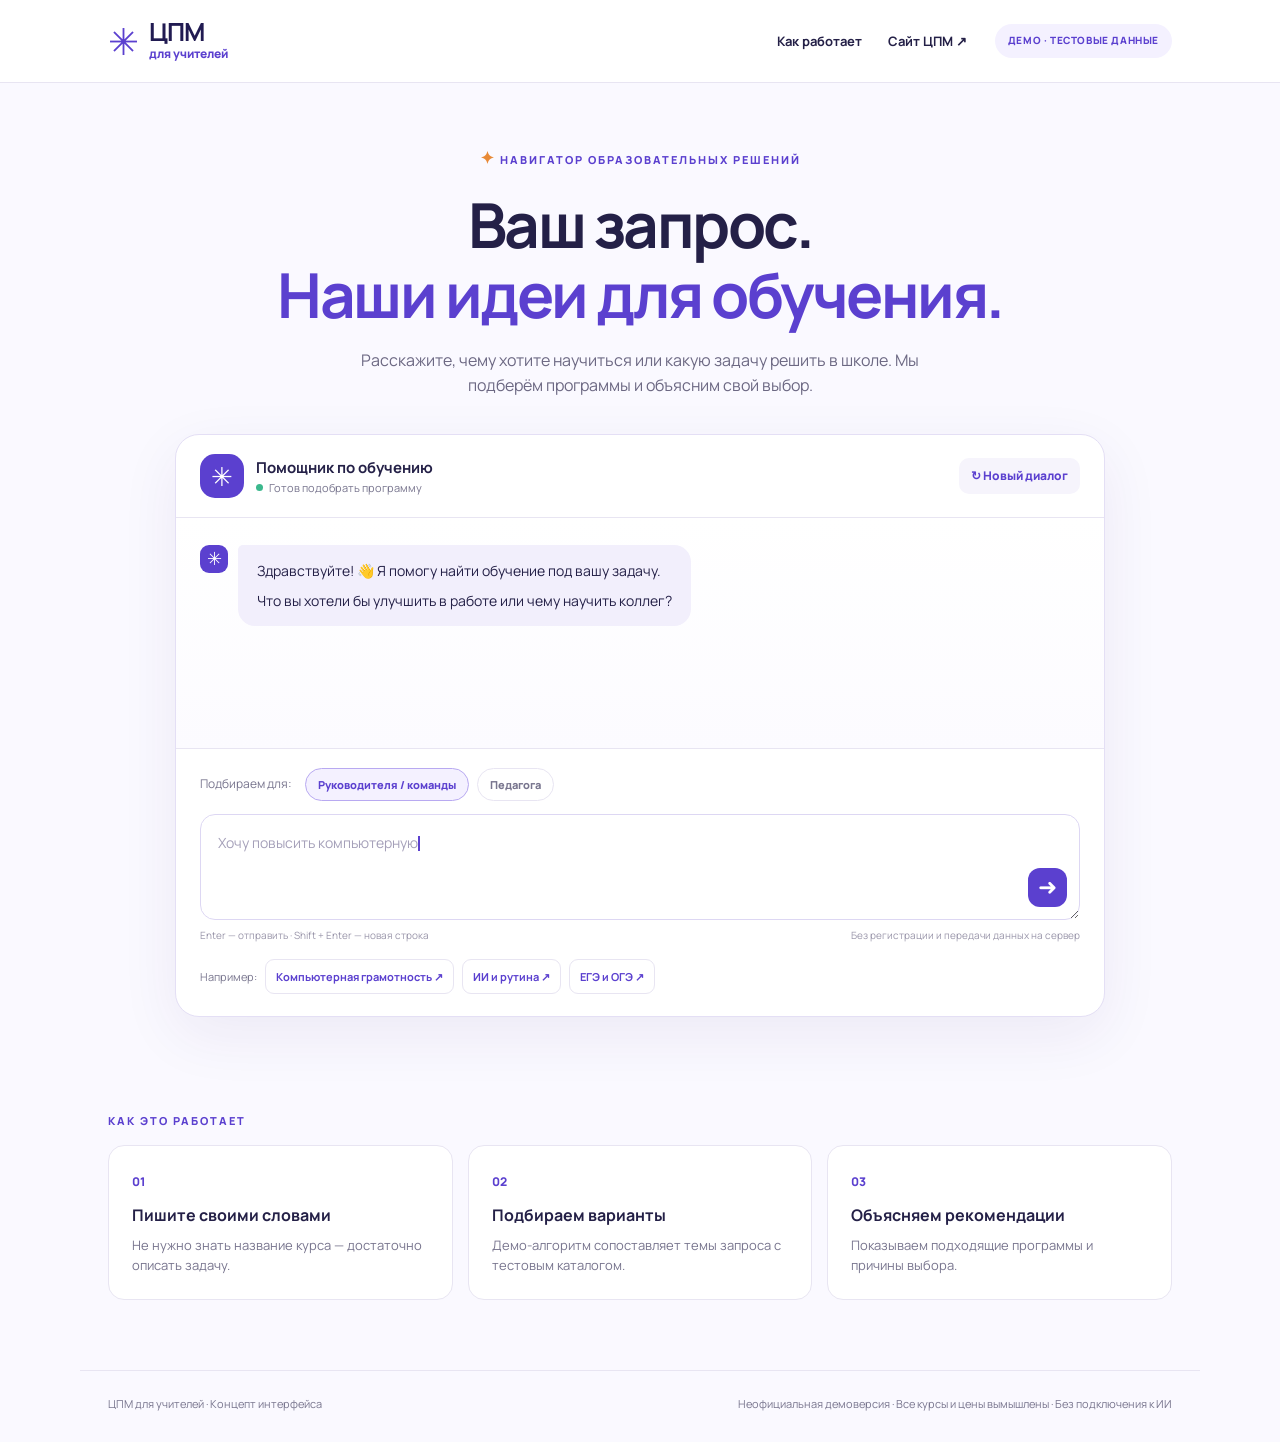
<file: index.html>
<!doctype html><html lang="ru"><head><meta charset="utf-8"><meta name="viewport" content="width=device-width, initial-scale=1"><meta name="theme-color" content="#211b52"><title>ЦПМ для учителей — подбор обучения</title><link rel="stylesheet" href="style.css"></head><body>
<header class="header"><div class="shell header-in"><a class="logo" href="#" aria-label="ЦПМ для учителей"><span class="logo-mark">✳</span><span><b>ЦПМ</b><small>для учителей</small></span></a><nav><a href="#about">Как работает</a><a href="https://цпм.рф" target="_blank" rel="noopener">Сайт ЦПМ ↗</a></nav><span class="badge">ДЕМО · ТЕСТОВЫЕ ДАННЫЕ</span></div></header>
<main class="shell"><section class="intro"><div class="eyebrow"><span class="spark">✦</span> НАВИГАТОР ОБРАЗОВАТЕЛЬНЫХ РЕШЕНИЙ</div><h1>Ваш запрос.<br><span>Наши идеи для обучения.</span></h1><p>Расскажите, чему хотите научиться или какую задачу решить в школе. Мы подберём программы и объясним свой выбор.</p></section>
<section class="assistant" aria-label="Диалог подбора курсов"><div class="chat-head"><div class="avatar">✳</div><div><strong>Помощник по обучению</strong><small><i></i> Готов подобрать программу</small></div><button id="clearBtn" class="ghost" type="button">↻ <span>Новый диалог</span></button></div><div class="conversation" id="conversation" aria-live="polite"><div class="message bot"><span class="bot-icon">✳</span><div class="bubble"><p>Здравствуйте! 👋 Я помогу найти обучение под вашу задачу.</p><p>Что вы хотели бы улучшить в работе или чему научить коллег?</p></div></div></div><div class="composer"><div class="audience"><span>Подбираем для:</span><button type="button" class="role active" data-role="leader" aria-pressed="true">Руководителя / команды</button><button type="button" class="role" data-role="teacher" aria-pressed="false">Педагога</button></div><form id="chatForm"><div class="input-wrap"><label class="sr" for="query">Ваш запрос</label><textarea id="query" rows="3" aria-describedby="inputHelp"></textarea><div id="typeHint" class="type-hint" aria-hidden="true"><span id="typeText"></span><span class="cursor"></span></div><button id="sendBtn" class="send" type="submit" aria-label="Отправить запрос" disabled>➜</button></div><div class="composer-bottom"><span id="inputHelp">Enter — отправить · Shift + Enter — новая строка</span><span>Без регистрации и передачи данных на сервер</span></div></form><div class="quick"><span>Например:</span><button data-example="Хочу повысить компьютерную грамотность сотрудников, научить их работать с таблицами">Компьютерная грамотность ↗</button><button data-example="Педагоги перегружены рутиной. Как научить их пользоваться ИИ и автоматизировать задачи?">ИИ и рутина ↗</button><button data-example="Нужно улучшить результаты ЕГЭ и ОГЭ в школе">ЕГЭ и ОГЭ ↗</button></div></div></section>
<section class="about" id="about"><div class="eyebrow">КАК ЭТО РАБОТАЕТ</div><div class="features"><article><span>01</span><h3>Пишите своими словами</h3><p>Не нужно знать название курса — достаточно описать задачу.</p></article><article><span>02</span><h3>Подбираем варианты</h3><p>Демо-алгоритм сопоставляет темы запроса с тестовым каталогом.</p></article><article><span>03</span><h3>Объясняем рекомендации</h3><p>Показываем подходящие программы и причины выбора.</p></article></div></section></main><footer class="shell footer"><span>ЦПМ для учителей · Концепт интерфейса</span><span>Неофициальная демоверсия · Все курсы и цены вымышлены · Без подключения к ИИ</span></footer><script src="app.js" defer></script></body></html>
</file>
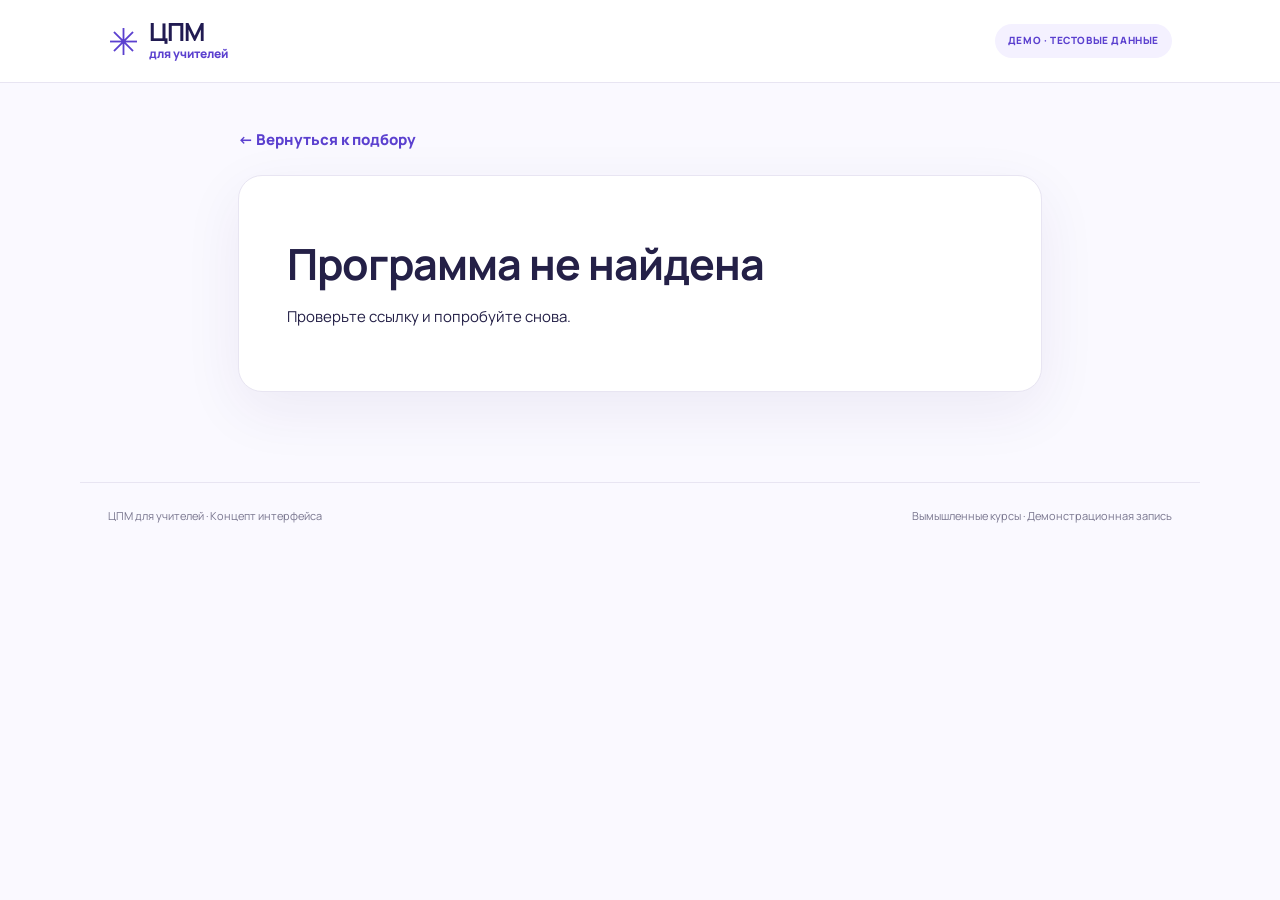
<file: program.html>
<!doctype html><html lang="ru"><head><meta charset="utf-8"><meta name="viewport" content="width=device-width, initial-scale=1"><meta name="theme-color" content="#211b52"><title>Программа — ЦПМ для учителей</title><link rel="stylesheet" href="style.css"></head><body><header class="header"><div class="shell header-in"><a class="logo" href="index.html"><span class="logo-mark">✳</span><span><b>ЦПМ</b><small>для учителей</small></span></a><span class="badge" style="margin-left:auto">ДЕМО · ТЕСТОВЫЕ ДАННЫЕ</span></div></header><main class="shell program-shell"><a class="back-link" href="index.html">← Вернуться к подбору</a><article class="program-card" id="program" aria-live="polite"><p>Загружаем программу…</p></article></main><footer class="shell footer"><span>ЦПМ для учителей · Концепт интерфейса</span><span>Вымышленные курсы · Демонстрационная запись</span></footer><script src="program.js" defer></script></body></html>
</file>
<file: style.css>
@import url('https://fonts.googleapis.com/css2?family=Manrope:wght@400;500;600;700;800&display=swap');
:root{--ink:#242047;--violet:#5b40cf;--deep:#211b52;--pale:#f4f1ff;--muted:#78758e;--line:#e8e5f2;--orange:#ffae62}*{box-sizing:border-box}html{scroll-behavior:smooth}body{margin:0;background:#faf9ff;color:var(--ink);font:15px/1.55 Manrope,Arial,sans-serif}button,textarea{font:inherit}button{cursor:pointer}.shell{max-width:1120px;margin:auto;padding-left:28px;padding-right:28px}.header{background:white;border-bottom:1px solid var(--line)}.header-in{height:82px;display:flex;align-items:center;gap:28px}.logo{display:flex;align-items:center;gap:10px;text-decoration:none;color:var(--deep)}.logo-mark{font-size:37px;color:var(--violet);line-height:1}.logo b{display:block;font-size:25px;letter-spacing:-1px;line-height:1.1}.logo small{display:block;font-size:12px;font-weight:800;color:var(--violet)}nav{display:flex;gap:26px;margin-left:auto}nav a{color:var(--ink);text-decoration:none;font-size:13px;font-weight:700}nav a:hover{color:var(--violet)}.badge{border-radius:99px;background:var(--pale);padding:9px 13px;font-size:10px;font-weight:800;letter-spacing:.6px;color:var(--violet)}.intro{text-align:center;padding:62px 0 36px}.eyebrow{font-size:11px;font-weight:800;letter-spacing:2px;color:var(--violet)}.spark{font-size:17px;color:#e88a37}.intro h1{font-size:clamp(36px,5.5vw,62px);line-height:1.12;letter-spacing:-2.5px;margin:19px 0}.intro h1 span{color:var(--violet)}.intro p{font-size:16px;max-width:630px;margin:0 auto;color:#6c6883}.assistant{max-width:930px;margin:0 auto 95px;border:1px solid #e4dff5;background:white;border-radius:24px;overflow:hidden;box-shadow:0 18px 60px #35207012}.chat-head{padding:19px 24px;display:flex;align-items:center;gap:12px;border-bottom:1px solid var(--line)}.avatar,.bot-icon{background:var(--violet);color:white;display:grid;place-items:center;flex-shrink:0}.avatar{width:44px;height:44px;border-radius:15px;font-size:26px}.chat-head strong{display:block;font-size:15px}.chat-head small{display:flex;align-items:center;gap:6px;color:var(--muted);font-size:11px}.chat-head i{height:7px;width:7px;border-radius:50%;background:#3cb88d}.ghost{margin-left:auto;border:0;background:#f6f4fc;border-radius:10px;padding:9px 12px;color:var(--violet);font-weight:800;font-size:12px}.conversation{min-height:230px;max-height:620px;overflow:auto;padding:27px 24px;background:linear-gradient(180deg,#fff,#fcfbff)}.message{display:flex;gap:10px;margin-bottom:22px;align-items:flex-start}.bot-icon{width:28px;height:28px;border-radius:9px;font-size:18px}.bubble{max-width:88%;padding:15px 19px;border-radius:5px 17px 17px 17px;background:#f2effc;font-size:14px}.bubble p{margin:0 0 8px}.bubble p:last-child{margin-bottom:0}.message.user{justify-content:flex-end}.user .bubble{background:var(--deep);color:white;border-radius:17px 5px 17px 17px;white-space:pre-wrap}.composer{border-top:1px solid var(--line);padding:19px 24px 22px}.audience{display:flex;gap:8px;align-items:center;flex-wrap:wrap;margin-bottom:13px}.audience>span{font-size:12px;color:var(--muted);margin-right:5px}.role{background:white;border:1px solid var(--line);border-radius:99px;padding:7px 12px;font-size:11px;font-weight:800;color:var(--muted)}.role.active{background:var(--pale);color:var(--violet);border-color:#b8a9f1}.input-wrap{position:relative;border:1.5px solid #ddd7f3;border-radius:15px;transition:border-color .2s}.input-wrap:focus-within{border-color:var(--violet)}textarea{display:block;width:100%;resize:vertical;min-height:100px;border:0;background:transparent;outline:0;padding:17px 62px 17px 17px;color:var(--ink);position:relative;z-index:2}.type-hint{position:absolute;top:17px;left:17px;right:62px;color:#a5a0b9;pointer-events:none;white-space:pre-wrap;overflow-wrap:anywhere;font-size:14px;line-height:1.55;z-index:1}.cursor{display:inline-block;width:2px;height:15px;background:var(--violet);vertical-align:-3px;animation:blink .85s step-end infinite}@keyframes blink{50%{opacity:0}}.send{position:absolute;right:12px;bottom:12px;width:39px;height:39px;border:0;border-radius:12px;background:var(--violet);color:white;font-size:23px;z-index:3}.send:disabled{opacity:.45;cursor:wait}.composer-bottom{display:flex;justify-content:space-between;gap:12px;color:#9a96aa;font-size:10px;margin-top:8px}.quick{display:flex;gap:8px;flex-wrap:wrap;align-items:center;margin-top:16px}.quick span{font-size:11px;color:var(--muted)}.quick button{border:1px solid var(--line);background:#fff;border-radius:9px;padding:8px 10px;font-size:11px;font-weight:700;color:var(--violet)}.quick button:hover{background:var(--pale)}.course-list{display:grid;gap:11px;margin-top:14px}.course{background:white;border:1px solid #ded7f8;border-radius:14px;padding:16px}.course .tag{font-size:10px;color:var(--violet);font-weight:800;letter-spacing:.5px}.course h3{margin:5px 0 7px;font-size:15px;line-height:1.3}.course p{font-size:12px;color:#68637c;margin:0 0 8px}.course .facts{font-size:11px;color:#77718c}.course .reason{font-size:12px;margin-top:9px;padding:9px 11px;background:#f8f6ff;border-radius:8px}.note{font-size:11px!important;color:#77718c;margin-top:12px!important}.about{padding-bottom:70px}.features{display:grid;grid-template-columns:repeat(3,1fr);gap:15px;margin-top:16px}.features article{border:1px solid var(--line);background:white;border-radius:16px;padding:23px}.features article>span{font-size:12px;color:var(--violet);font-weight:800}.features h3{font-size:16px;margin:11px 0 7px}.features p{font-size:13px;color:var(--muted);margin:0}.footer{border-top:1px solid var(--line);padding-top:24px;padding-bottom:30px;display:flex;justify-content:space-between;gap:15px;font-size:11px;color:var(--muted)}.sr{position:absolute;width:1px;height:1px;overflow:hidden;clip:rect(0,0,0,0)}@media(max-width:700px){.shell{padding-left:16px;padding-right:16px}.header-in{height:70px;gap:10px}.badge{font-size:8px;padding:7px}nav{display:none}.intro{padding:44px 0 27px}.intro h1{letter-spacing:-1.5px}.intro p{font-size:14px}.chat-head,.conversation,.composer{padding-left:15px;padding-right:15px}.bubble{max-width:95%}.features{grid-template-columns:1fr}.footer{flex-direction:column}.composer-bottom span:last-child{display:none}}@media(prefers-reduced-motion:reduce){.cursor{animation:none}html{scroll-behavior:auto}}

.course-actions{margin-top:14px}.course-link,.primary-action{display:inline-flex;align-items:center;justify-content:center;background:var(--violet);color:#fff;text-decoration:none;border:0;border-radius:11px;padding:11px 16px;font-size:12px;font-weight:800;transition:transform .15s,background .15s}.course-link:hover,.primary-action:hover{background:var(--deep);transform:translateY(-1px)}.program-shell{max-width:860px;margin:45px auto 90px}.back-link{display:inline-block;margin-bottom:24px;color:var(--violet);text-decoration:none;font-weight:800}.program-card{background:#fff;border:1px solid var(--line);border-radius:24px;padding:clamp(22px,5vw,48px);box-shadow:0 18px 60px #35207012}.program-card h1{font-size:clamp(27px,4vw,43px);line-height:1.18;letter-spacing:-1px;margin:15px 0}.program-card .lead{font-size:16px;color:#615b79}.program-meta{display:flex;gap:9px;flex-wrap:wrap;margin:25px 0}.program-meta span{background:var(--pale);color:var(--deep);padding:9px 12px;border-radius:10px;font-size:12px;font-weight:800}.program-card h2{margin-top:26px;font-size:18px}.program-card .cta-area{margin-top:28px;padding:20px;background:#f6f3ff;border-radius:16px}.program-card .cta-area p{font-size:12px;color:#625d78}.primary-action{font:800 14px Manrope,Arial,sans-serif;cursor:pointer}.demo-alert{margin-top:14px;padding:15px;background:#fff;border:1px solid #c8b9fb;border-radius:12px;color:var(--deep);font-size:13px}.demo-alert[hidden]{display:none}
</file>
